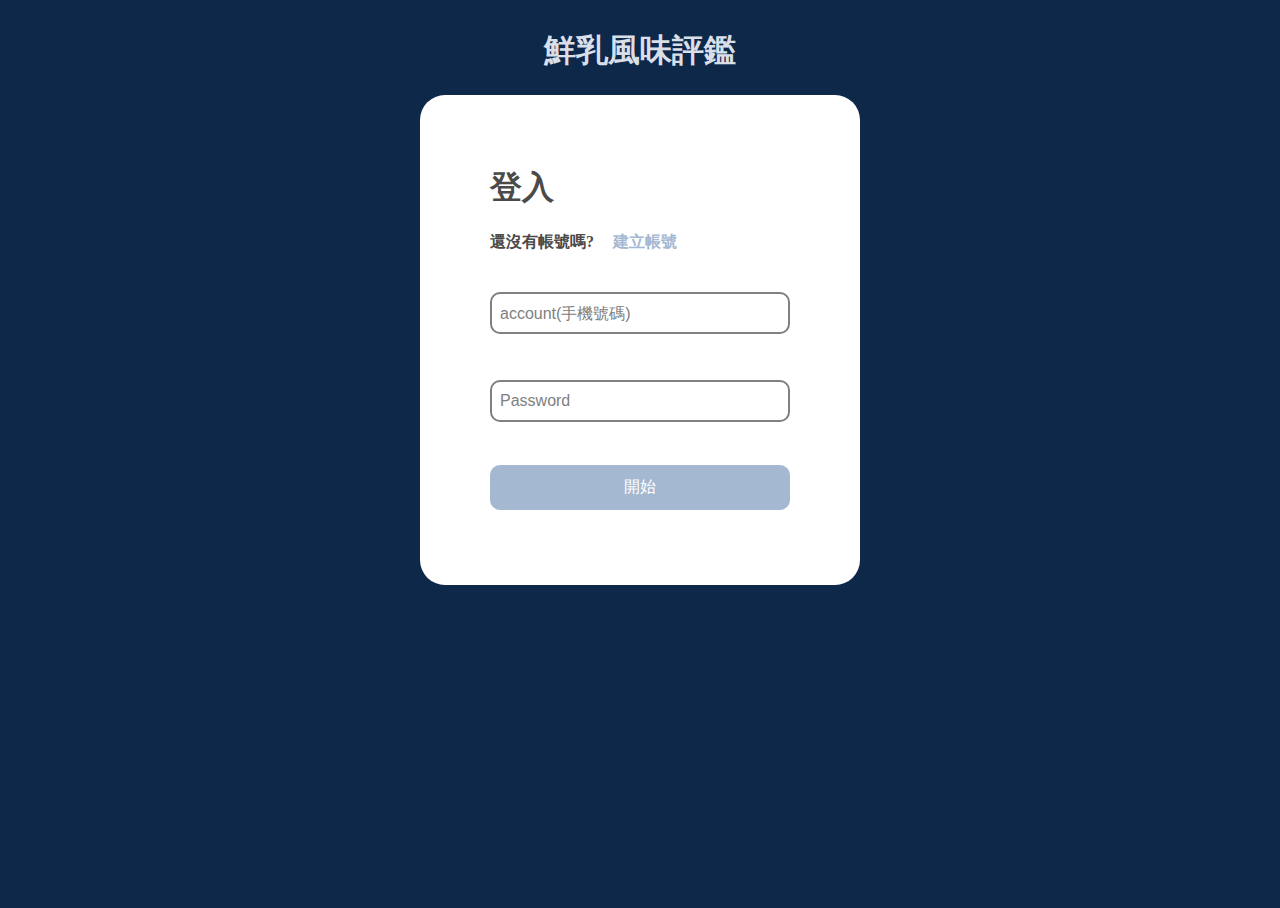
<file: templates/index.html>
<!DOCTYPE html>
<html>

  <head>
    <meta charset = "utf-8">
    <meta http-equiv="X-UA-Compatible" content="IE=edge" />
    <meta name="viewport" content="width=device-width,initial-scale=1.0" />

    <link rel="icon" href="..\static\img\farming_w.jpg" type="image/x-icon" />
    <title>鮮乳風味評鑑</title>
    
    <link rel="stylesheet" type="text/css" href="..\static\assets\css\initial.css">
  </head>

  <body>

    <script src = "..\static\assets\js\login_signup.js"></script>
    <link rel="stylesheet" type="text/css" href="..\static\assets\css\register.css">


    <script src="https://code.jquery.com/jquery-3.4.1.js" integrity="sha256-WpOohJOqMqqyKL9FccASB9O0KwACQJpFTUBLTYOVvVU="crossorigin="anonymous"></script>


    <!-- 防止亂跳頁 -->
    <script type="text/javascript">
      window.history.forward(1);  
    </script>
    
    
    
    <div id="title_display">
      <h1>鮮乳風味評鑑</h1>
    </div>
  
    <div id="content">
    <div id="login" class="box"  style="display:flex; height: 450px;">
      
        <form>

        <h1>登入</h1>

        <h4>還沒有帳號嗎? <span class="account" onclick="new_account()">建立帳號</span></h4></br>
        

        <div class="input_row">
          <input id="log_account" name="name" type="tel" required/>
          <span>account(手機號碼)</span>
        </div>

        <div class="input_row">
          <input id="log_password" name="name" type="name" required/>
          <span>Password</span>
        </div>

        <div class="input_row">
          <div id="log_in" class="button_type" onclick="two_way()">開始</div>
        </div>

        

      </form>

    </div>

    <div id="double_check" style="display:none">

      <h3>註冊確認</h3>
      <div id="check_detail">

      <div class="d_check">姓名 : <span id="user_name" class="check_display"></span></div>
      <div class="d_check">手機 (帳號) : <span id="user_phone" class="check_display"></span></div>
      <div class="d_check">密碼 : <span id="user_password" class="check_display"></span></div>
      <div class="d_check">店家 : <span id="user_store" class="check_display"></span></div>
      <div class="d_check">信箱 : <span id="user_mail" class="check_display"></span></div>
      </div>
      <div id="confirm" onclick="create()">確認</div>
      <div id="rewrite" onclick="rewrite()">修改</div>

    </div>


    <div id="signup" class="box"  style="display:none">
      
      <form>

      <h1>註冊</h1>

      <div class="input_row">
        <input id="sign_name" name="name" type="name" required/>
        <span>Name *</span>
      </div>

      <div class="input_row">
        <input id="sign_store" name="name" type="name" required/>
        <span>店家</span>
        <div class="input_detail">如果您服務於咖啡店、茶飲店、甜點店、餐廳等，歡迎填入您所屬店名</div>
        
      </div>

      <div class="input_row">
        <input id="sign_phone" name="name" type="tel" required/>
        <span>手機 (帳號) *</span>
      </div>

      <div class="input_row">
        <input id="sign_password" name="name" type="name" required/>
        <span>Password *</span>
        <div class="input_detail">密碼必須為字母、數字組成的6-18位字串</div>
      </div>
      
      <div class="input_row">
        <input id="sign_mail" name="email" type="email" required/>
        <span>Email</span>
      </div>

      
      <div class="input_row" id="expert">
        <input id="sign_expert" name="name" type="name"  required/>
        <span>夥伴邀請碼  (僅專家必填)</span>
      </div>


      <div class="input_row">
        <div id="sign_up" class="button_type" onclick="create_account()">建立帳號</div>
      </div>

      

    </form>
    </div>

    

    </div>
    
  </body>
  
</html>
</file>
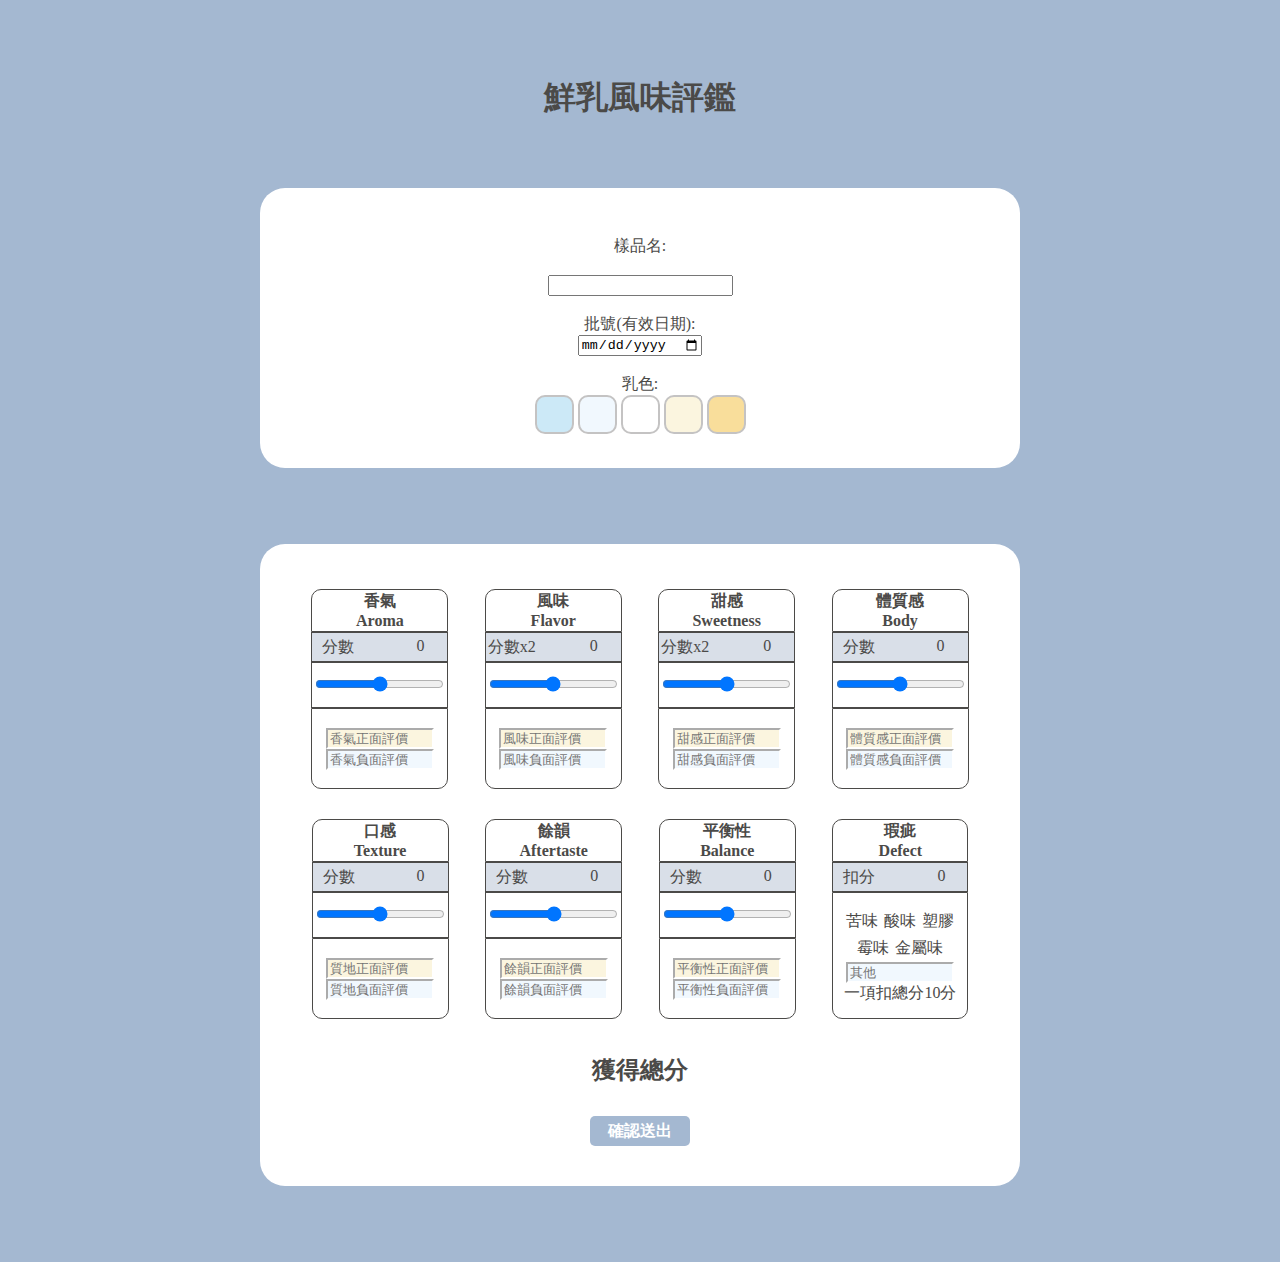
<file: templates/cupping.html>
<!DOCTYPE html>
<html>

  <head>
    <meta charset = "utf-8">
    <meta http-equiv="X-UA-Compatible" content="IE=edge" />
    <meta name="viewport" content="width=device-width,initial-scale=1.0" />

    <link rel="icon" href="..\static\img\farming_w.jpg" type="image/x-icon" />
    <title>鮮乳風味評鑑</title>
    
    <link rel="stylesheet" type="text/css" href="..\static\assets\css\cupping.css">
    <link rel="stylesheet" type="text/css" href="..\static\assets\css\cupping_table.css">
    <link rel="stylesheet" type="text/css" href="..\static\assets\css\cupping_change.css">
    <link rel="stylesheet" type="text/css" href="..\static\assets\css\choose_way.css">

  </head>

  <body onload="test_number()">

    
    <script src = "..\static\assets\js\cupping.js"></script>
    <script src = "..\static\assets\js\send_mes.js"></script>
    <script src = "..\static\assets\js\multiple_test.js"></script>
    
    <div id="title_display">
      <h1>鮮乳風味評鑑</h1>
    </div>
  
    <span id="content">

      <span id="container">
    <div id="first_form" class="box">
      
      <span>

        <div class="input_row">
        </br>
          樣品名:</br>
          
        </div>

      </br>
        <div class="input_row">
          <input id="input_name" type="text" name="fruit" list="test_name_choose" autocomplete="off" onchange="choosename()"/>
          <datalist id="test_name_choose">
            <option class="tname" style="background:#eac6ba;" >豐樂</option>
            <option class="tname" style="background:#deeeee;" >A2</option>
            <option class="tname" style="background:#ced9b9;" >小嘉明</option>
            <option class="tname" style="background:#b8c1a6;" >大嘉明</option>
            <option class="tname" style="background:#f9e3b4;" >幸運兒</option>
            <option class="tname" style="background:#dddddd;" >許慶良</option>
            <option class="tname" style="background:#cad3e2;" >雙福</option>
            <option class="tname" style="background:#e1d6e7;" >桂芳</option>
          </datalist>
        </div>

        <div class="input_row">
        </br>
          批號(有效日期):</br>
          <input id="test_date_choose" name="date" type="date" onchange="choosedate(event)" required/>
        </div>

        <div class="input_row">
        </br>
          乳色:</br>
          <div id="color_palette">
            <span id="color_1" class="color" style="background:#cce9f7;" onclick="choosecolor(event)"></span>
            <span id="color_2" class="color" style="background:#f1f8fe;" onclick="choosecolor(event)"></span>
            <span id="color_3" class="color" style="background:#ffffff;" onclick="choosecolor(event)"></span>
            <span id="color_4" class="color" style="background:#fbf5df;" onclick="choosecolor(event)"></span>
            <span id="color_5" class="color" style="background:#f9de9b;" onclick="choosecolor(event)"></span>
          </div>
        </div>

      </span>

    </div>



    <div id="second_form" class="box">

      <span class="float">

      <table id="aroma" class="cupping">

        <thead>
          <tr><th>
          香氣</br>Aroma
          </th></tr>
        </thead>

        <tbody>
          <tr class="score_display"><td>
            <div class="score">
            <div class="score_show">分數</div>
            <div id="Aroma_Score_Show" class="score_show">0</div>
            </div>
          </td></tr>
          <tr><td>
            <input id="Aroma_Score" class="select" type="range" name="points" min="0" max="10" step="0.5" oninput="inputScore(event)">  
          </td></tr>
          <tr><td>
            <div id="Aroma_Positive_Show" class="hastage_show"></div>
            <input id="Aroma_Positive" class="positive_comment" type="name" placeholder="香氣正面評價" onkeypress="inputHastag(event)">
            <div id="Aroma_Negative_Show" class="hastage_show"></div>
            <input id="Aroma_Negative" class="negative_comment" type="name" placeholder="香氣負面評價" onkeypress="inputHastag(event)">
          </td></tr>
          
        </tbody>

      </table>

      <table id="flavor" class="cupping">
  
        <thead>
          <tr><th>
          風味</br>Flavor
          </th></tr>
        </thead>
  
        <tbody>
          <tr class="score_display"><td>
            <div class="score">
            <div class="score_show">分數x2</div>
            <div id="Flavor_Score_Show" class="score_show">0</div>
            </div>
          </td></tr>
          <tr><td>
            <input id="Flavor_Score" class="select" type="range" name="points" min="0" max="10" step="0.5" oninput="inputScore(event)">    
          </td></tr>
          <tr><td>
            <div id="Flavor_Positive_Show" class="hastage_show"></div>
            <input id="Flavor_Positive" class="positive_comment" type="name" placeholder="風味正面評價" onkeypress="inputHastag(event)">
            <div id="Flavor_Negative_Show" class="hastage_show"></div>
            <input id="Flavor_Negative" class="negative_comment" type="name" placeholder="風味負面評價" onkeypress="inputHastag(event)">
          </td></tr>
          
        </tbody>
  
      </table>
  
      <table id="sweetness" class="cupping">
  
        <thead>
          <tr><th>
          甜感</br>Sweetness
          </th></tr>
        </thead>
  
        <tbody>
          <tr class="score_display"><td>
            <div class="score">
            <div class="score_show">分數x2</div>
            <div id="Sweetness_Score_Show" class="score_show">0</div>
            </div>
          </td></tr>
          <tr><td>
            <input id="Sweetness_Score" class="select" type="range" name="points" min="0" max="10" step="0.5" oninput="inputScore(event)">  
          </td></tr>
          <tr><td>
            <div id="Sweetness_Positive_Show" class="hastage_show"></div>
            <input id="Sweetness_Positive" class="positive_comment" type="name" placeholder="甜感正面評價" onkeypress="inputHastag(event)">
            <div id="Sweetness_Negative_Show" class="hastage_show"></div>
            <input id="Sweetness_Negative" class="negative_comment" type="name" placeholder="甜感負面評價" onkeypress="inputHastag(event)">
          </td></tr>
          
        </tbody>
  
      </table>


      <table id="body" class="cupping">

        <thead>
          <tr><th>
          體質感</br>Body
          </th></tr>
        </thead>

        <tbody>
          <tr class="score_display"><td>
            <div class="score">
            <div class="score_show">分數</div>
            <div id="Body_Score_Show" class="score_show">0</div>
            </div>
          </td></tr>
          <tr><td>
            <input id="Body_Score" class="select" type="range" name="points" min="0" max="10" step="0.5" oninput="inputScore(event)">  
          </td></tr>
          <tr><td>
            <div id="Body_Positive_Show" class="hastage_show"></div>
            <input id="Body_Positive" class="positive_comment" type="name" placeholder="體質感正面評價" onkeypress="inputHastag(event)">
            <div id="Body_Negative_Show" class="hastage_show"></div>
            <input id="Body_Negative" class="negative_comment" type="name" placeholder="體質感負面評價" onkeypress="inputHastag(event)">
          </td></tr>
          
        </tbody>

      </table>


      <table id="texture" class="cupping">

        <thead>
          <tr><th>
          口感</br>Texture
          </th></tr>
        </thead>

        <tbody>
          <tr class="score_display"><td>
            <div class="score">
            <div class="score_show">分數</div>
            <div id="Texture_Score_Show" class="score_show">0</div>
            </div>
          </td></tr>
          <tr><td>
            <input id="Texture_Score" class="select" type="range" name="points" min="0" max="10" step="0.5" oninput="inputScore(event)">  
          </td></tr>
          <tr><td>
            <div id="Texture_Positive_Show" class="hastage_show"></div>
            <input id="Texture_Positive" class="positive_comment" type="name" placeholder="質地正面評價" onkeypress="inputHastag(event)">
            <div id="Texture_Negative_Show" class="hastage_show"></div>
            <input id="Texture_Negative" class="negative_comment" type="name" placeholder="質地負面評價" onkeypress="inputHastag(event)">
          </td></tr>
          
        </tbody>

      </table>

      <table id="aftertaste" class="cupping">

        <thead>
          <tr><th>
          餘韻</br>Aftertaste
          </th></tr>
        </thead>
  
        <tbody>
          <tr class="score_display"><td>
            <div class="score">
            <div class="score_show">分數</div>
            <div id="Aftertaste_Score_Show" class="score_show">0</div>
            </div>
          </td></tr>
          <tr><td>
            <input id="Aftertaste_Score" class="select" type="range" name="points" min="0" max="10" step="0.5" oninput="inputScore(event)">  
          </td></tr>
          <tr><td>
            <div id="Aftertaste_Positive_Show" class="hastage_show"></div>
            <input id="Aftertaste_Positive" class="positive_comment" type="name" placeholder="餘韻正面評價" onkeypress="inputHastag(event)">
            <div id="Aftertaste_Negative_Show" class="hastage_show"></div>
            <input id="Aftertaste_Negative" class="negative_comment" type="name" placeholder="餘韻負面評價" onkeypress="inputHastag(event)">
          </td></tr>
          
        </tbody>
  
      </table>

      <table id="balance" class="cupping">

        <thead>
          <tr><th>
          平衡性</br>Balance
          </th></tr>
        </thead>
  
        <tbody>
          <tr class="score_display"><td>
            <div class="score">
            <div class="score_show">分數</div>
            <div id="Balance_Score_Show" class="score_show">0</div>
            </div>
          </td></tr>
          <tr><td>
            <input id="Balance_Score" class="select" type="range" name="points" min="0" max="10" step="0.5" oninput="inputScore(event)">  
          </td></tr>
          <tr><td>
            <div id="Balance_Positive_Show" class="hastage_show"></div>
            <input id="Balance_Positive" class="positive_comment" type="name" placeholder="平衡性正面評價" onkeypress="inputHastag(event)">
            <div id="Balance_Negative_Show" class="hastage_show"></div>
            <input id="Balance_Negative" class="negative_comment" type="name" placeholder="平衡性負面評價" onkeypress="inputHastag(event)">
          </td></tr>
          
        </tbody>
  
      </table>
  
      
  
  
      <table id="defect" class="cupping">
  
        <thead>
          <tr><th>
          瑕疵</br>Defect
          </th></tr>
        </thead>
  
        <tbody>
          <tr class="score_display"><td>
            <div class="score">
            <div class="score_show">扣分</div>
            <div id="Defect_Score_Show" class="score_show">0</div>
            </div>
          </td></tr>
          
          <tr class="defect_h"><td>     
           
            <div id="Defect_Negative_Show" class="hastage_show"></div> 
            <div id="defect_select_div">
              <div id="defect_0" class="defect_selet" onclick="add_defect(event)">苦味</div>
              <div id="defect_1" class="defect_selet" onclick="add_defect(event)">酸味</div>
              <div id="defect_2" class="defect_selet" onclick="add_defect(event)">塑膠</div>
              <div id="defect_3" class="defect_selet" onclick="add_defect(event)">霉味</div>
              <div id="defect_4" class="defect_selet" onclick="add_defect(event)">金屬味</div>
            </div>
            <input id="Defect_Negative" class="defect_comment" type="name" placeholder="其他" onkeypress="inputHastag(event)">
          </br>一項扣總分10分
          </td></tr>
          
        </tbody>
  
      </table>


    

      </span>
      <!--
      <div id="total_title" class="test_title">
        <h4><div id="test_name"></div> (批號 : <span id="test_date"></span>
        )</h4>
      </div>
      -->
      <div id="total_score">
        <h2>獲得總分 <span id="final_score"></span></h2>
      </div>

    <div id="submit" class="change_test" onclick="send_message()">確認送出</div>

    

    </div>


    <!-- 評鑑總整理
    <div id="third_form" class="box">

      <div id="total_title" class="test_title">
        <div id="test_name"></div>(批號 : <span id="test_date"></span>
        )的評測結果
      </div></br>
      
      <div id="total_score">
        總分<div id="final_score"></div>
      </div></br>
      

      <table class="test_table total">
        <thead>
          <tr>
          
          <th>
            香氣</br>Aroma
          </th>
          <th>
            風味</br>Flavor
          </th>
          <th>
            甜感</br>Sweetness
          </th>
          <th>
            體質感</br>Body
          </th>
          </tr>
        </thead>
        <tbody>
          <tr>
            <td id="Aroma_Score_Tatol" class="score_t" width="100px">分數</td>
            <td id="Flavor_Score_Tatol" class="score_t" width="100px"></td>
            <td id="Sweetness_Score_Tatol" class="score_t" width="100px"></td>
            <td id="Body_Score_Tatol" class="score_t" width="100px"></td>
            
          </tr>
          <tr>
            <td id="Aroma_Tatol" class="comment_t"></td>
            <td id="Flavor_Tatol" class="comment_t"></td>
            <td id="Sweetness_Tatol" class="comment_t"></td>
            <td id="Body_Tatol" class="comment_t"></td>
            
          </tr>
          
        </tbody>
        <thead>
          <tr>
            <th>
              質地</br>Texture
            </th>
            <th>
              餘韻</br>Aftertaste
            </th>
            <th>
              平衡性</br>Balance
            </th>
            <th>
              瑕疵</br>Defect
            </th>  
          </tr>
        </thead>
        <tbody>
          <tr>
            <td id="Texture_Score_Tatol" class="score_t" width="100px"></td>
            <td id="Aftertaste_Score_Tatol" class="score_t" width="100px"></td>
            <td id="Balance_Score_Tatol" class="score_t" width="100px"></td>
            <td id="Defect_Score_Tatol" class="score_t" width="100px"></td>
          </tr>
          <tr>
            <td id="Texture_Tatol" class="comment_t"></td>
            <td id="Aftertaste_Tatol" class="comment_t"></td>
            <td id="Balance_Tatol" class="comment_t"></td>
            <td id="Defect_Tatol" class="comment_t"></td>
          </tr>
        </tbody>

      </table>
    </br>
      <div id="submit" class="change_test" onclick="send_message()">確認送出</div>

    </div>

    -->


    </span>
    </span>
    
  </body>
</html>
</file>
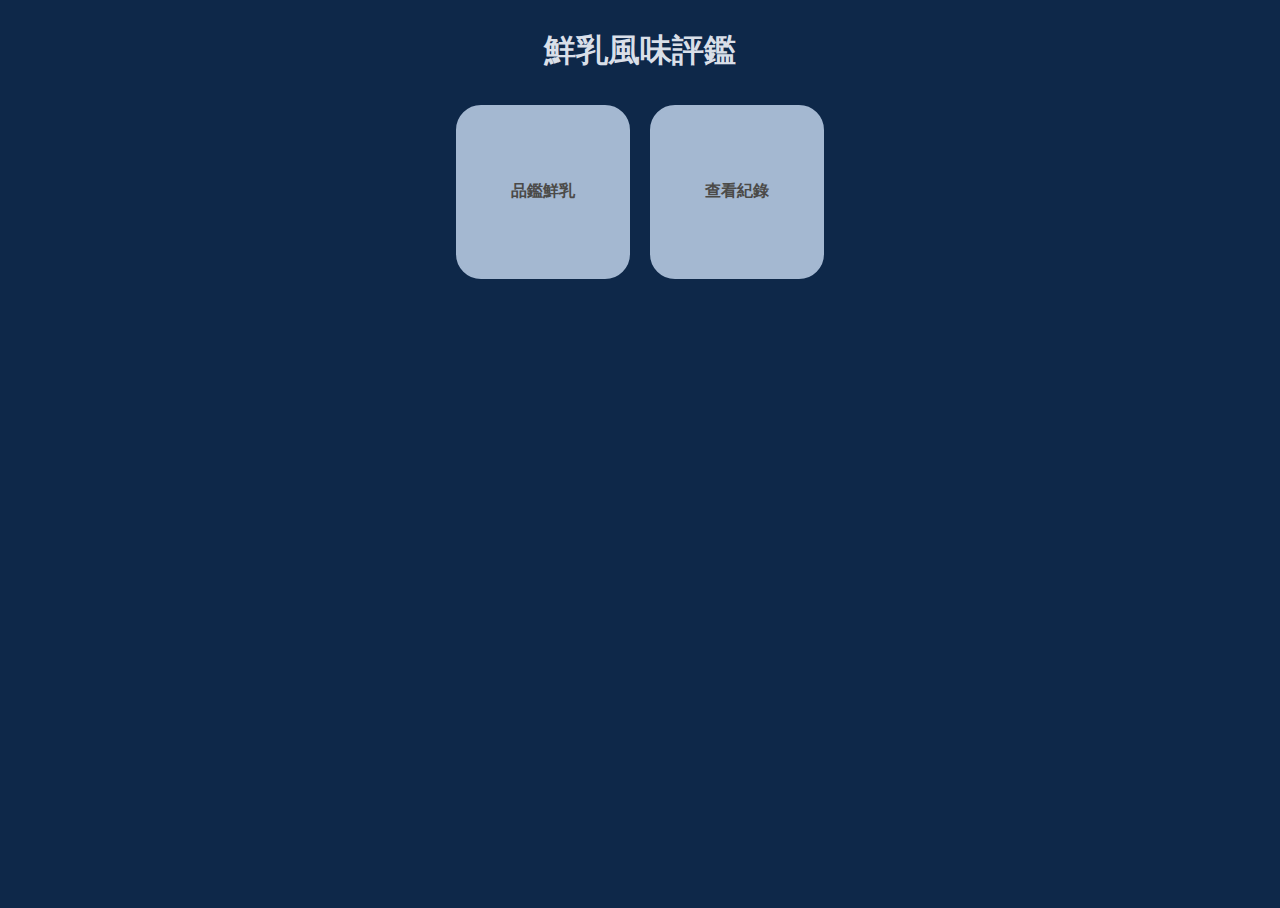
<file: templates/two_ways.html>
<!DOCTYPE html>
<html>

    <head>
        <meta charset = "utf-8">
        <meta http-equiv="X-UA-Compatible" content="IE=edge" />
        <meta name="viewport" content="width=device-width,initial-scale=1.0" />
    
        <link rel="icon" href="..\static\img\farming_w.jpg" type="image/x-icon" />
        <title>鮮乳風味評鑑</title>
        
        <link rel="stylesheet" type="text/css" href="..\static\assets\css\initial.css">
      </head>
    
      <body style="background-color:#0e2849;">
    
        <script src = "..\static\assets\js\ways.js"></script>
        <script src = "..\static\assets\js\form_display.js"></script>
        <script src = "..\static\assets\js\multiple_test.js"></script>
        <link rel="stylesheet" type="text/css" href="..\static\assets\css\choose_way.css">


        <script src="https://code.jquery.com/jquery-3.4.1.js" integrity="sha256-WpOohJOqMqqyKL9FccASB9O0KwACQJpFTUBLTYOVvVU="crossorigin="anonymous"></script>

        
        
        <div id="title_display">
          <h1>鮮乳風味評鑑</h1>
        </div>
  
    <div id="content">


      <div id="event_box" style="display:none;">

        <div>活動邀請碼  (沒有活動可以直接略過)</div>
        <div><input id="event" name="name" type="name" required/></div>
        <div>
          <span class="change_test"  onclick="new_cuppings()">略過</span>
          <span class="change_test" onclick="event_verify()">驗證</span>
        </div>

      </div>

        <div id="choose_way">

          <div id="go_taste" class="wayto" onclick="new_event()">品鑑鮮乳</div>            
          
          <a href="report.html"><div id="see_report" class="wayto" >查看紀錄</div></a>
            
        </div>

        

        
    </div>
    
  </body>
  
</html>
</file>
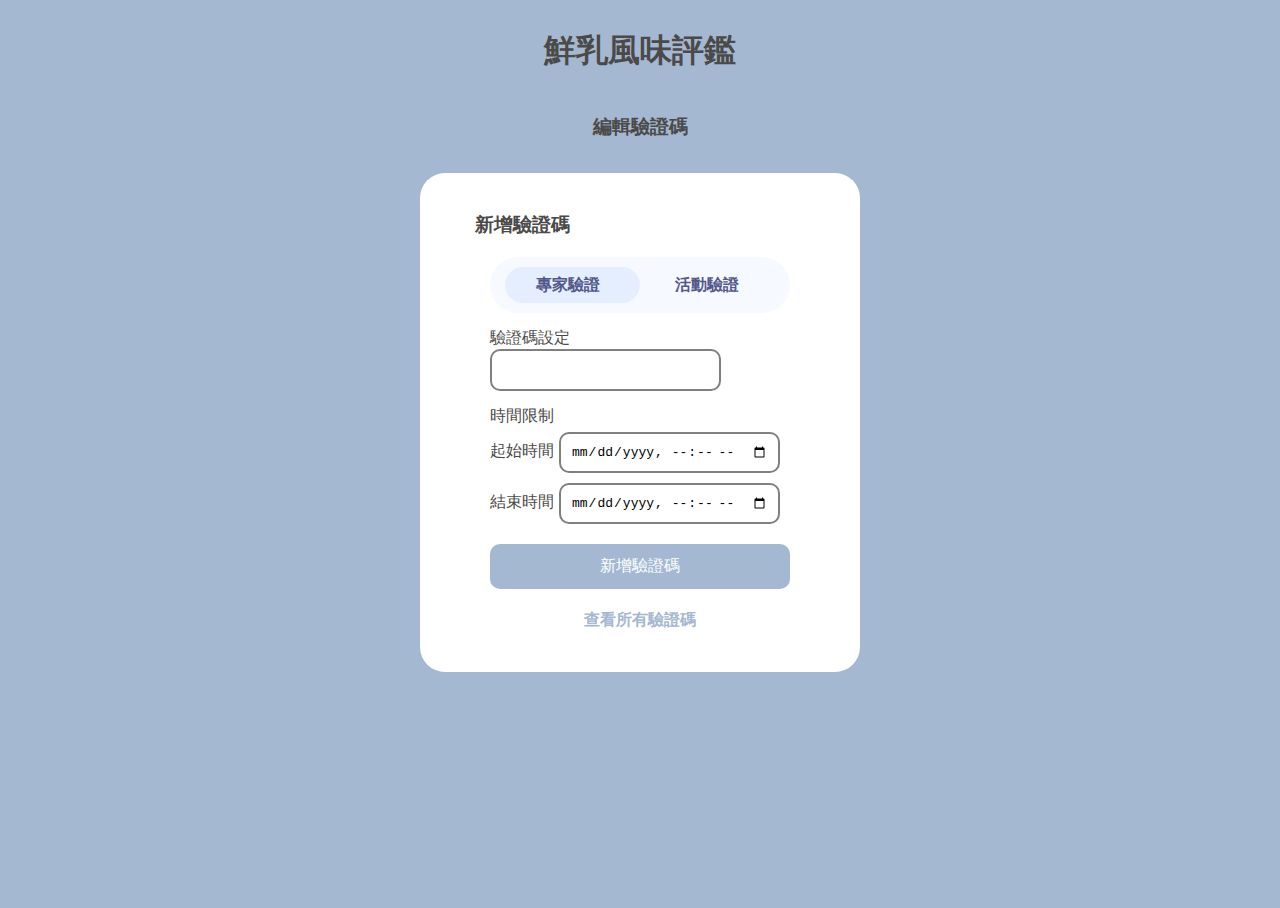
<file: templates/verification.html>
<!DOCTYPE html>
<html>

  <head>
    <meta charset = "utf-8">
    <meta http-equiv="X-UA-Compatible" content="IE=edge" />
    <meta name="viewport" content="width=device-width,initial-scale=1.0" />

    <link rel="icon" href="..\static\img\farming_w.jpg" type="image/x-icon" />
    <title>鮮乳風味評鑑</title>
    
    <link rel="stylesheet" type="text/css" href="..\static\assets\css\initial.css">

    <link rel="stylesheet" type="text/css" href="..\static\assets\css\verify.css">
  </head>

  <body>

    
    


    <script src="https://code.jquery.com/jquery-3.4.1.js" integrity="sha256-WpOohJOqMqqyKL9FccASB9O0KwACQJpFTUBLTYOVvVU="crossorigin="anonymous"></script>
    <script src="..\static\assets\js\verify_display.js"></script>
    
    
    
    <div id="title_display">
      <h1>鮮乳風味評鑑</h1>
      <h3>編輯驗證碼</h3>
    </div>
  
    <div id="content">
      <div class="box" style="width: 400px;">

        <form>

          <div>
            <h3>新增驗證碼</h3>
          </div>
            
    
          <div class="input_row">
            
            <div id="t">
            <nav>
              <a href="#" onclick="verify_type(1)">
                <b id="vtype_1">專家驗證</b>
              </a>
              <a href="#" onclick="verify_type(2)">
                <b id="vtype_2">活動驗證</b>
              </a>
              <span id="sha"></span>
            </nav>
            </div>
          </div>

          <div class="input_row">
            <span>驗證碼設定</span>
            <input id="verification" name="name" type="name" required/>
          </div>
          
          <div class="input_row">
            <span>時間限制</span><br>
            起始時間<input class="time_set" type="datetime-local" id="start-time" name="meeting-time" placeholder="YYYY/MM/DDhh:mm"><br>
            結束時間<input class="time_set" type="datetime-local" id="end-time" name="meeting-time" placeholder="YYYY/MM/DDhh:mm">
          </div>
    
          <div id="re_new" class="input_row">
            <div id="write_v" class="button_type" onclick="add_verify(1)">新增驗證碼</div>
          </div>

          <div  id="re_detial" style="text-align: center;">
          <h4><span class="to_list" onclick="list_verify()">查看所有驗證碼</span></h4>
          </div>
    
        </form>



      </div>


      <div id="verify_list" class="box"  style="display:none; width: 500px;">
        <div>
          <h3>合法驗證碼</h3>
        </div>

      </div>

    </div>
    
    
  </body>
  
</html>
</file>
